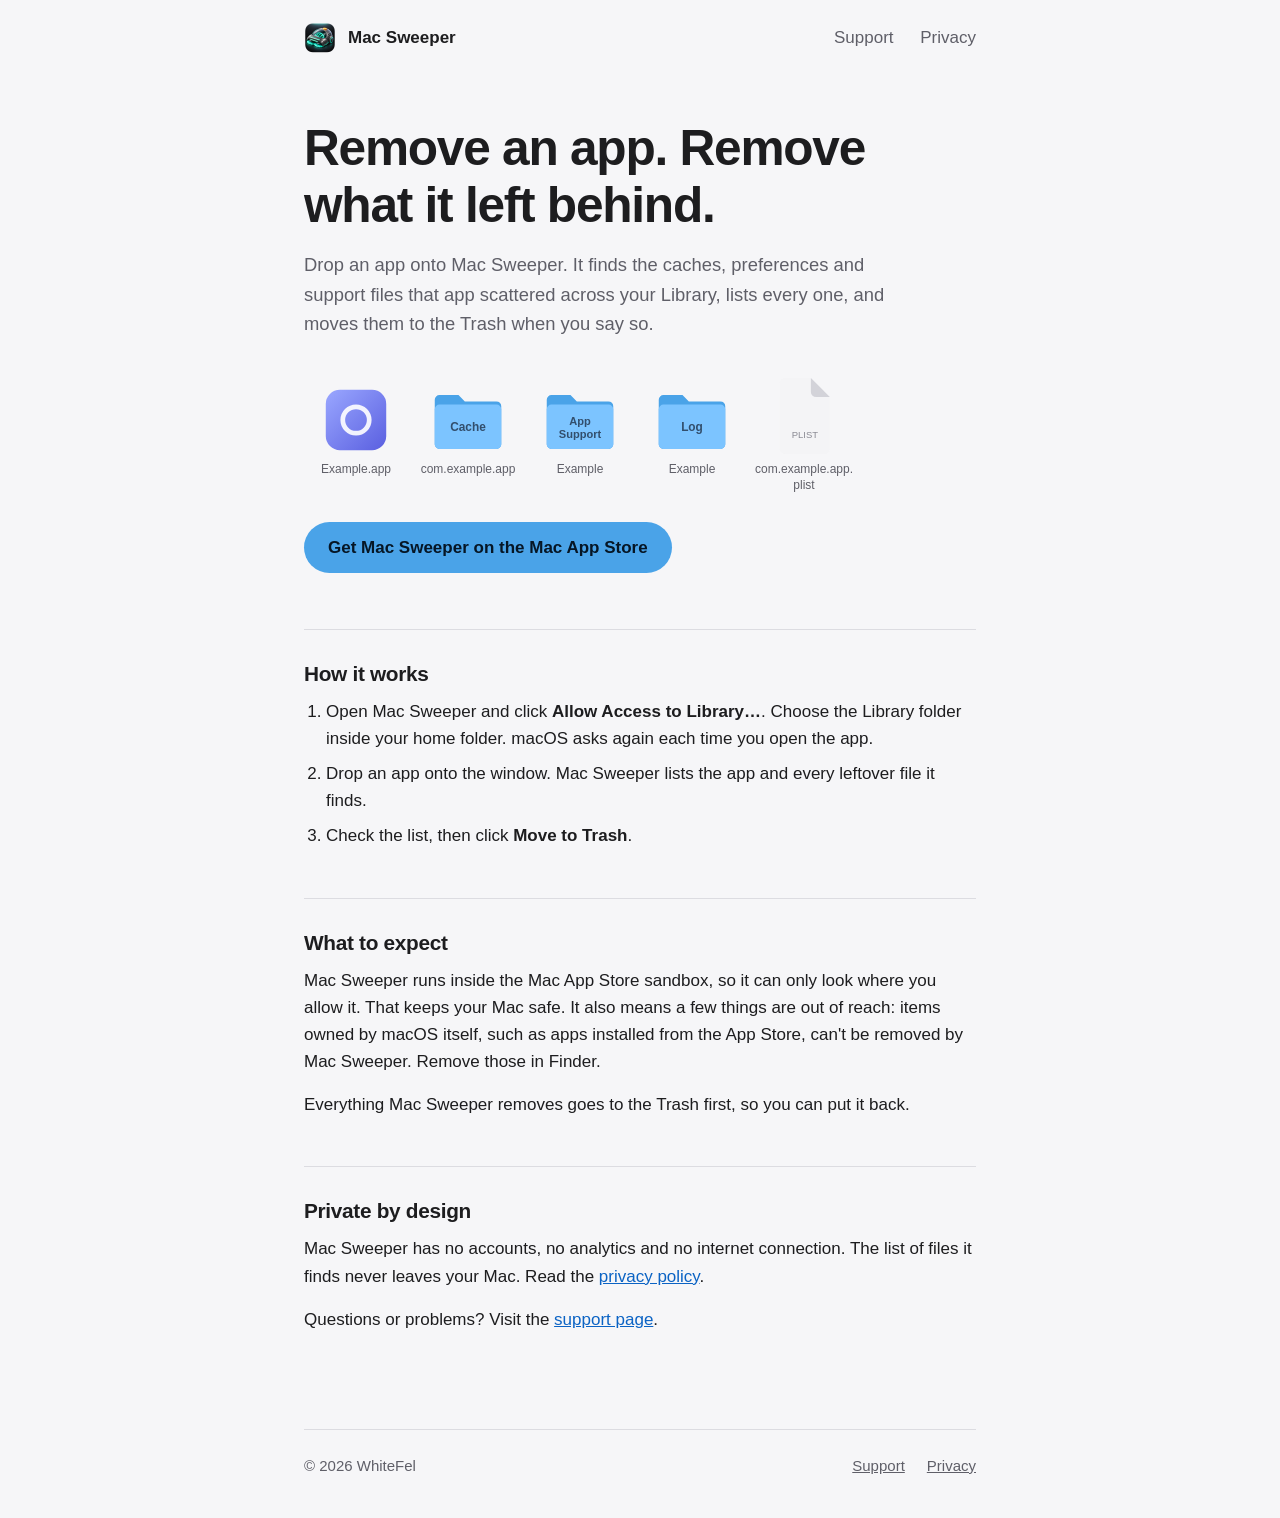
<file: index.html>
<!doctype html>
<html lang="en">
<head>
  <meta charset="utf-8">
  <meta name="viewport" content="width=device-width, initial-scale=1">
  <title>Mac Sweeper: remove an app and the files it leaves behind</title>
  <meta name="description" content="Mac Sweeper finds the caches, preferences and support files an app leaves in your Library, and moves them to the Trash.">
  <link rel="icon" href="icon.png">
  <link rel="stylesheet" href="style.css">
</head>
<body>
  <div class="wrap">
    <header class="site">
      <a class="brand" href="index.html">
        <img src="icon.png" alt="" onerror="this.style.display='none'">
        <span>Mac Sweeper</span>
      </a>
      <nav aria-label="Main">
        <a href="support.html">Support</a>
        <a href="privacy.html">Privacy</a>
      </nav>
    </header>

    <main>
      <section class="hero">
        <h1>Remove an app. Remove what it left behind.</h1>
        <p class="lead">Drop an app onto Mac Sweeper. It finds the caches, preferences and support files that app scattered across your Library, lists every one, and moves them to the Trash when you say so.</p>

        <div class="tiles" aria-hidden="true">
          <div class="tile" style="--i:0">
            <div class="art">
              <svg viewBox="0 0 72 72" width="68" height="68">
                <defs>
                  <linearGradient id="appgrad" x1="0" y1="0" x2="1" y2="1">
                    <stop offset="0" stop-color="#9aa7ff"/>
                    <stop offset="1" stop-color="#5a5fe0"/>
                  </linearGradient>
                </defs>
                <rect x="4" y="4" width="64" height="64" rx="15" fill="url(#appgrad)"/>
                <circle cx="36" cy="36" r="14" fill="none" stroke="#fff" stroke-width="5" opacity=".9"/>
              </svg>
            </div>
            <span class="name">Example.app</span>
          </div>

          <div class="tile" style="--i:1">
            <div class="art">
              <svg viewBox="0 0 96 80" width="76" height="64">
                <path d="M6 12a6 6 0 0 1 6-6h24l8 8h40a6 6 0 0 1 6 6v48a6 6 0 0 1-6 6H12a6 6 0 0 1-6-6z" fill="#4aa3e8"/>
                <path d="M6 24a6 6 0 0 1 6-6h72a6 6 0 0 1 6 6v44a6 6 0 0 1-6 6H12a6 6 0 0 1-6-6z" fill="#7cc4ff"/>
                <text x="48" y="52" text-anchor="middle" font-size="15" font-weight="700" fill="#324e6c" font-family="-apple-system, Helvetica, Arial, sans-serif">Cache</text>
              </svg>
            </div>
            <span class="name">com.example.app</span>
          </div>

          <div class="tile" style="--i:2">
            <div class="art">
              <svg viewBox="0 0 96 80" width="76" height="64">
                <path d="M6 12a6 6 0 0 1 6-6h24l8 8h40a6 6 0 0 1 6 6v48a6 6 0 0 1-6 6H12a6 6 0 0 1-6-6z" fill="#4aa3e8"/>
                <path d="M6 24a6 6 0 0 1 6-6h72a6 6 0 0 1 6 6v44a6 6 0 0 1-6 6H12a6 6 0 0 1-6-6z" fill="#7cc4ff"/>
                <text x="48" y="44" text-anchor="middle" font-size="14" font-weight="700" fill="#324e6c" font-family="-apple-system, Helvetica, Arial, sans-serif">App</text>
                <text x="48" y="60" text-anchor="middle" font-size="14" font-weight="700" fill="#324e6c" font-family="-apple-system, Helvetica, Arial, sans-serif">Support</text>
              </svg>
            </div>
            <span class="name">Example</span>
          </div>

          <div class="tile" style="--i:3">
            <div class="art">
              <svg viewBox="0 0 96 80" width="76" height="64">
                <path d="M6 12a6 6 0 0 1 6-6h24l8 8h40a6 6 0 0 1 6 6v48a6 6 0 0 1-6 6H12a6 6 0 0 1-6-6z" fill="#4aa3e8"/>
                <path d="M6 24a6 6 0 0 1 6-6h72a6 6 0 0 1 6 6v44a6 6 0 0 1-6 6H12a6 6 0 0 1-6-6z" fill="#7cc4ff"/>
                <text x="48" y="52" text-anchor="middle" font-size="15" font-weight="700" fill="#324e6c" font-family="-apple-system, Helvetica, Arial, sans-serif">Log</text>
              </svg>
            </div>
            <span class="name">Example</span>
          </div>

          <div class="tile" style="--i:4">
            <div class="art">
              <svg viewBox="0 0 72 88" width="62" height="76">
                <path d="M8 6a6 6 0 0 1 6-6h30l22 22v60a6 6 0 0 1-6 6H14a6 6 0 0 1-6-6z" fill="#f4f4f6"/>
                <path d="M44 0l22 22H50a6 6 0 0 1-6-6z" fill="#d3d3d9"/>
                <text x="37" y="70" text-anchor="middle" font-size="11" fill="#8a8a93" font-family="-apple-system, Helvetica, Arial, sans-serif">PLIST</text>
              </svg>
            </div>
            <span class="name">com.example.app.plist</span>
          </div>
        </div>

        <p><a class="button" href="https://apps.apple.com/">Get Mac Sweeper on the Mac App Store</a></p>
      </section>

      <section>
        <h2>How it works</h2>
        <ol>
          <li>Open Mac Sweeper and click <strong>Allow Access to Library…</strong>. Choose the Library folder inside your home folder. macOS asks again each time you open the app.</li>
          <li>Drop an app onto the window. Mac Sweeper lists the app and every leftover file it finds.</li>
          <li>Check the list, then click <strong>Move to Trash</strong>.</li>
        </ol>
      </section>

      <section>
        <h2>What to expect</h2>
        <p>Mac Sweeper runs inside the Mac App Store sandbox, so it can only look where you allow it. That keeps your Mac safe. It also means a few things are out of reach: items owned by macOS itself, such as apps installed from the App Store, can't be removed by Mac Sweeper. Remove those in Finder.</p>
        <p>Everything Mac Sweeper removes goes to the Trash first, so you can put it back.</p>
      </section>

      <section>
        <h2>Private by design</h2>
        <p>Mac Sweeper has no accounts, no analytics and no internet connection. The list of files it finds never leaves your Mac. Read the <a href="privacy.html">privacy policy</a>.</p>
        <p>Questions or problems? Visit the <a href="support.html">support page</a>.</p>
      </section>
    </main>

    <footer class="foot">
      <span class="copy">&copy; 2026 WhiteFel</span>
      <a href="support.html">Support</a>
      <a href="privacy.html">Privacy</a>
    </footer>
  </div>
</body>
</html>
</file>
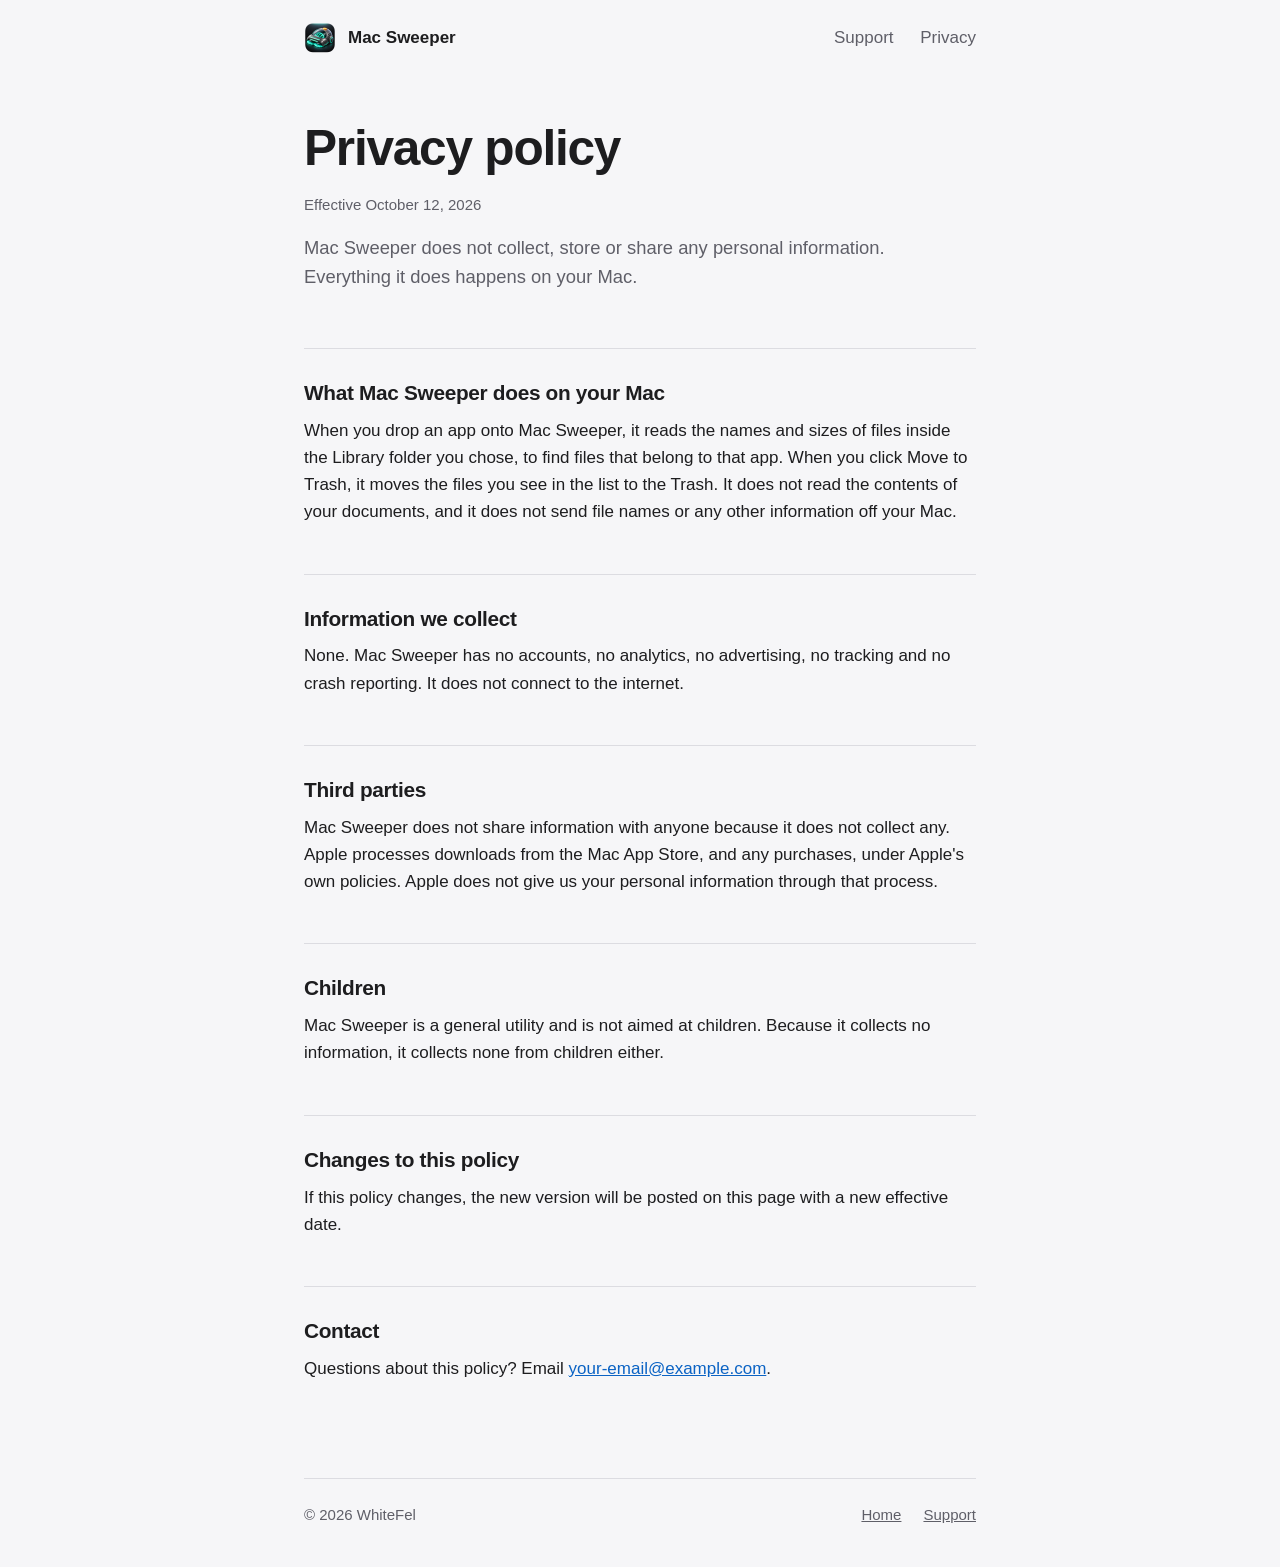
<file: privacy.html>
<!doctype html>
<html lang="en">
<head>
  <meta charset="utf-8">
  <meta name="viewport" content="width=device-width, initial-scale=1">
  <title>Mac Sweeper privacy policy</title>
  <meta name="description" content="Mac Sweeper does not collect, store or share any personal information.">
  <link rel="icon" href="icon.png">
  <link rel="stylesheet" href="style.css">
</head>
<body>
  <div class="wrap">
    <header class="site">
      <a class="brand" href="index.html">
        <img src="icon.png" alt="" onerror="this.style.display='none'">
        <span>Mac Sweeper</span>
      </a>
      <nav aria-label="Main">
        <a href="support.html">Support</a>
        <a href="privacy.html" aria-current="page">Privacy</a>
      </nav>
    </header>

    <main>
      <section class="hero">
        <h1>Privacy policy</h1>
        <p class="meta">Effective October 12, 2026</p>
        <p class="lead">Mac Sweeper does not collect, store or share any personal information. Everything it does happens on your Mac.</p>
      </section>

      <section>
        <h2>What Mac Sweeper does on your Mac</h2>
        <p>When you drop an app onto Mac Sweeper, it reads the names and sizes of files inside the Library folder you chose, to find files that belong to that app. When you click Move to Trash, it moves the files you see in the list to the Trash. It does not read the contents of your documents, and it does not send file names or any other information off your Mac.</p>
      </section>

      <section>
        <h2>Information we collect</h2>
        <p>None. Mac Sweeper has no accounts, no analytics, no advertising, no tracking and no crash reporting. It does not connect to the internet.</p>
      </section>

      <section>
        <h2>Third parties</h2>
        <p>Mac Sweeper does not share information with anyone because it does not collect any. Apple processes downloads from the Mac App Store, and any purchases, under Apple's own policies. Apple does not give us your personal information through that process.</p>
      </section>

      <section>
        <h2>Children</h2>
        <p>Mac Sweeper is a general utility and is not aimed at children. Because it collects no information, it collects none from children either.</p>
      </section>

      <section>
        <h2>Changes to this policy</h2>
        <p>If this policy changes, the new version will be posted on this page with a new effective date.</p>
      </section>

      <section>
        <h2>Contact</h2>
        <p>Questions about this policy? Email <a href="mailto:your-email@example.com">your-email@example.com</a>.</p>
      </section>
    </main>

    <footer class="foot">
      <span class="copy">&copy; 2026 WhiteFel</span>
      <a href="index.html">Home</a>
      <a href="support.html">Support</a>
    </footer>
  </div>
</body>
</html>
</file>
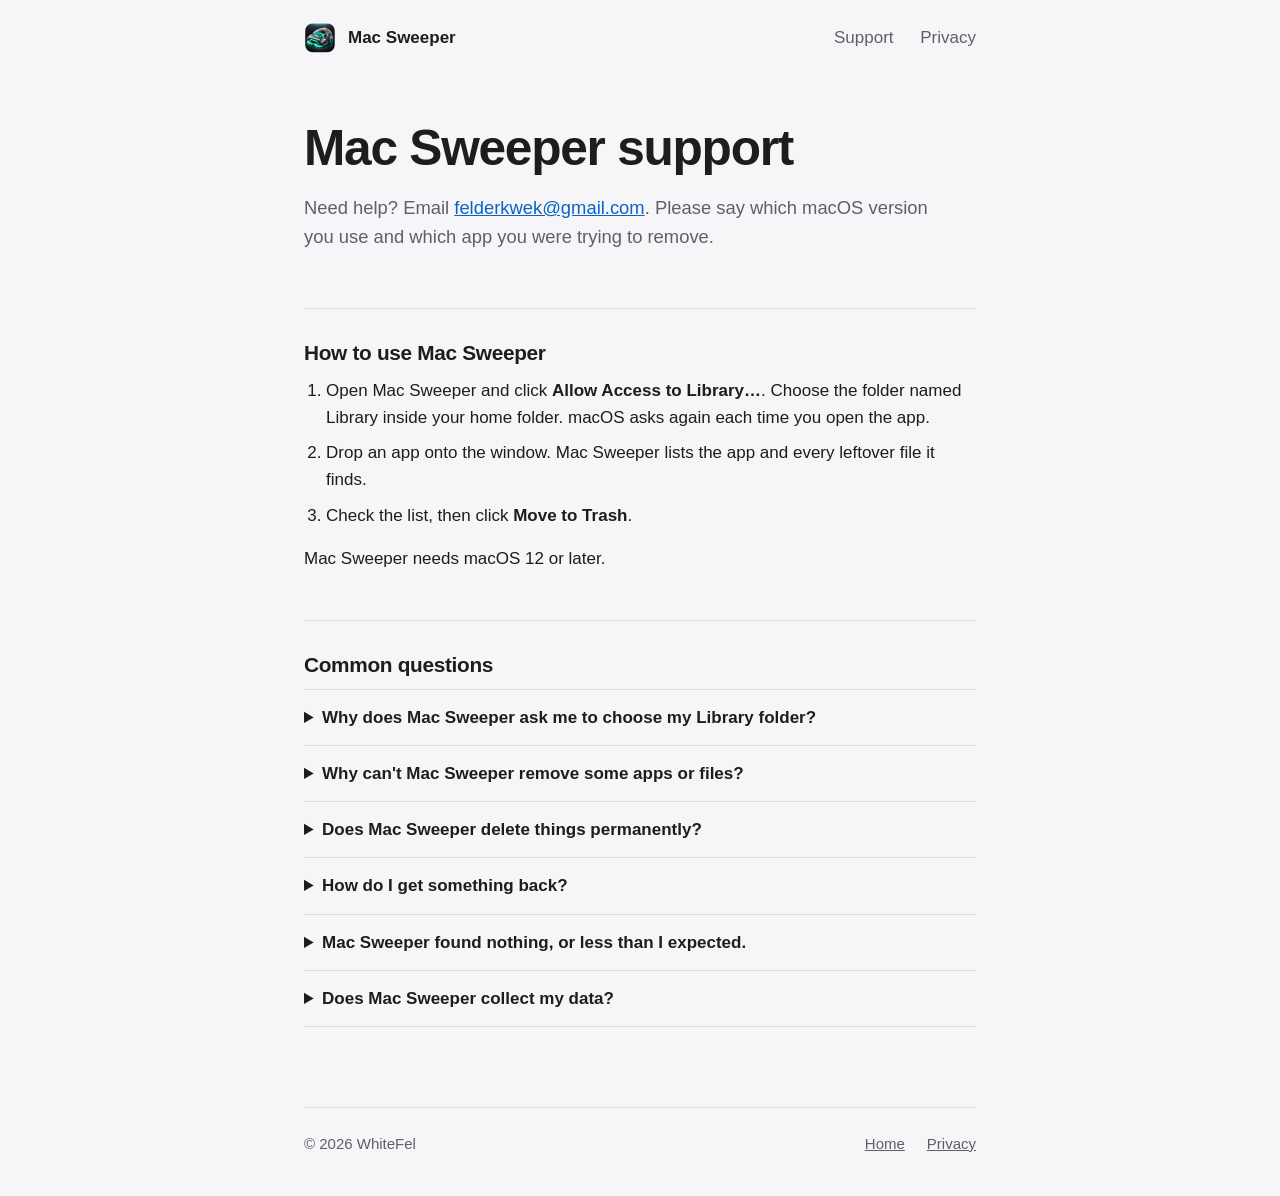
<file: support.html>
<!doctype html>
<html lang="en">
<head>
  <meta charset="utf-8">
  <meta name="viewport" content="width=device-width, initial-scale=1">
  <title>Mac Sweeper support</title>
  <meta name="description" content="Help for Mac Sweeper: how to use it, common questions, and how to contact the developer.">
  <link rel="icon" href="icon.png">
  <link rel="stylesheet" href="style.css">
</head>
<body>
  <div class="wrap">
    <header class="site">
      <a class="brand" href="index.html">
        <img src="icon.png" alt="" onerror="this.style.display='none'">
        <span>Mac Sweeper</span>
      </a>
      <nav aria-label="Main">
        <a href="support.html" aria-current="page">Support</a>
        <a href="privacy.html">Privacy</a>
      </nav>
    </header>

    <main>
      <section class="hero">
        <h1>Mac Sweeper support</h1>
        <p class="lead">Need help? Email <a href="mailto:felderkwek@gmail.com">felderkwek@gmail.com</a>. Please say which macOS version you use and which app you were trying to remove.</p>
      </section>

      <section>
        <h2>How to use Mac Sweeper</h2>
        <ol>
          <li>Open Mac Sweeper and click <strong>Allow Access to Library…</strong>. Choose the folder named Library inside your home folder. macOS asks again each time you open the app.</li>
          <li>Drop an app onto the window. Mac Sweeper lists the app and every leftover file it finds.</li>
          <li>Check the list, then click <strong>Move to Trash</strong>.</li>
        </ol>
        <p>Mac Sweeper needs macOS 12 or later.</p>
      </section>

      <section>
        <h2>Common questions</h2>

        <details>
          <summary>Why does Mac Sweeper ask me to choose my Library folder?</summary>
          <p>Apps from the Mac App Store are sandboxed. They can only see folders you hand them. Your Library folder is where apps keep their caches, preferences and support files, so Mac Sweeper needs your permission to look there. In the folder chooser, you can press Command-Shift-G and type ~/Library to jump straight to it.</p>
        </details>

        <details>
          <summary>Why can't Mac Sweeper remove some apps or files?</summary>
          <p>Items owned by macOS itself, such as apps installed from the App Store, can only be removed with an administrator password, and sandboxed apps are not allowed to ask for one. Remove those apps in Finder, then use Mac Sweeper for the leftovers.</p>
        </details>

        <details>
          <summary>Does Mac Sweeper delete things permanently?</summary>
          <p>No. It moves items to the Trash. Empty the Trash when you want the space back.</p>
        </details>

        <details>
          <summary>How do I get something back?</summary>
          <p>Open the Trash, right-click the item and choose Put Back.</p>
        </details>

        <details>
          <summary>Mac Sweeper found nothing, or less than I expected.</summary>
          <p>Check that you chose the folder named Library inside your home folder, not another folder. Some apps keep files outside your Library, in places a sandboxed app cannot reach, so a few leftovers may remain.</p>
        </details>

        <details>
          <summary>Does Mac Sweeper collect my data?</summary>
          <p>No. Everything happens on your Mac. Read the <a href="privacy.html">privacy policy</a>.</p>
        </details>
      </section>
    </main>

    <footer class="foot">
      <span class="copy">&copy; 2026 WhiteFel</span>
      <a href="index.html">Home</a>
      <a href="privacy.html">Privacy</a>
    </footer>
  </div>
</body>
</html>
</file>
<file: style.css>
/* Mac Sweeper website. No external fonts, scripts or trackers. */

:root {
  color-scheme: dark light;
  --bg: #1c1c1e;
  --panel: #262629;
  --line: #38383d;
  --text: #ececef;
  --muted: #a1a1a9;
  --link: #8ec9ff;
  --button: #4aa3e8;
  --button-hover: #7cc4ff;
  --button-text: #061625;
  --font: -apple-system, BlinkMacSystemFont, "SF Pro Text", "Helvetica Neue", Helvetica, Arial, sans-serif;
}

@media (prefers-color-scheme: light) {
  :root {
    --bg: #f6f6f8;
    --panel: #ffffff;
    --line: #dcdce1;
    --text: #1d1d1f;
    --muted: #5f5f68;
    --link: #0b63c4;
  }
}

* { box-sizing: border-box; }

html { -webkit-text-size-adjust: 100%; }

body {
  margin: 0;
  background: var(--bg);
  color: var(--text);
  font: 17px/1.6 var(--font);
}

.wrap {
  max-width: 720px;
  margin: 0 auto;
  padding: 0 24px;
}

a { color: var(--link); }

a:focus-visible,
summary:focus-visible {
  outline: 2px solid var(--link);
  outline-offset: 3px;
  border-radius: 4px;
}

/* ---- Header and footer ---- */

.site {
  display: flex;
  align-items: center;
  justify-content: space-between;
  padding: 22px 0;
}

.brand {
  display: flex;
  align-items: center;
  gap: 12px;
  color: var(--text);
  font-weight: 650;
  text-decoration: none;
}

.brand img {
  width: 32px;
  height: 32px;
  border-radius: 8px;
}

.site nav a {
  margin-left: 22px;
  color: var(--muted);
  text-decoration: none;
}

.site nav a:hover { color: var(--text); }

.foot {
  display: flex;
  flex-wrap: wrap;
  gap: 8px 22px;
  margin-top: 48px;
  padding: 24px 0 40px;
  border-top: 1px solid var(--line);
  color: var(--muted);
  font-size: 15px;
}

.foot a { color: var(--muted); }
.foot a:hover { color: var(--text); }
.foot .copy { margin-right: auto; }

/* ---- Text ---- */

h1, h2 {
  line-height: 1.15;
  letter-spacing: -0.015em;
}

h1 {
  margin: 0 0 16px;
  font-size: clamp(2rem, 6.5vw, 3.1rem);
  font-weight: 700;
  letter-spacing: -0.025em;
}

h2 {
  margin: 0 0 12px;
  font-size: 1.3rem;
  font-weight: 650;
}

p { margin: 0 0 16px; }

.lead {
  max-width: 34em;
  color: var(--muted);
  font-size: 1.15rem;
}

.meta { color: var(--muted); font-size: 15px; }

ol, ul { margin: 0 0 16px; padding-left: 1.3em; }
li { margin-bottom: 8px; }

section {
  padding: 32px 0;
  border-top: 1px solid var(--line);
}

.hero {
  padding: 44px 0 40px;
  border-top: 0;
}

/* ---- The row of example files (the one memorable element) ---- */

.tiles {
  display: flex;
  flex-wrap: wrap;
  gap: 4px 8px;
  margin: 36px 0 28px;
}

.tile {
  width: 104px;
  text-align: center;
  animation: pop 0.42s cubic-bezier(0.2, 0.9, 0.3, 1.15) both;
  animation-delay: calc(var(--i) * 80ms);
}

.tile .art {
  display: flex;
  align-items: flex-end;
  justify-content: center;
  height: 80px;
}

.tile .name {
  display: block;
  margin-top: 8px;
  color: var(--muted);
  font-size: 12px;
  line-height: 1.3;
  overflow-wrap: anywhere;
}

@keyframes pop {
  from { opacity: 0; transform: scale(0.6); }
  to   { opacity: 1; transform: scale(1); }
}

@media (prefers-reduced-motion: reduce) {
  .tile { animation: none; }
}

/* ---- Button ---- */

.button {
  display: inline-block;
  padding: 12px 24px;
  border-radius: 999px;
  background: var(--button);
  color: var(--button-text);
  font-weight: 650;
  text-decoration: none;
}

.button:hover { background: var(--button-hover); }

/* ---- Support page ---- */

details {
  padding: 14px 0;
  border-top: 1px solid var(--line);
}

details:last-of-type { border-bottom: 1px solid var(--line); }

summary {
  cursor: pointer;
  font-weight: 600;
}

details p { margin: 10px 0 0; color: var(--muted); }
</file>
